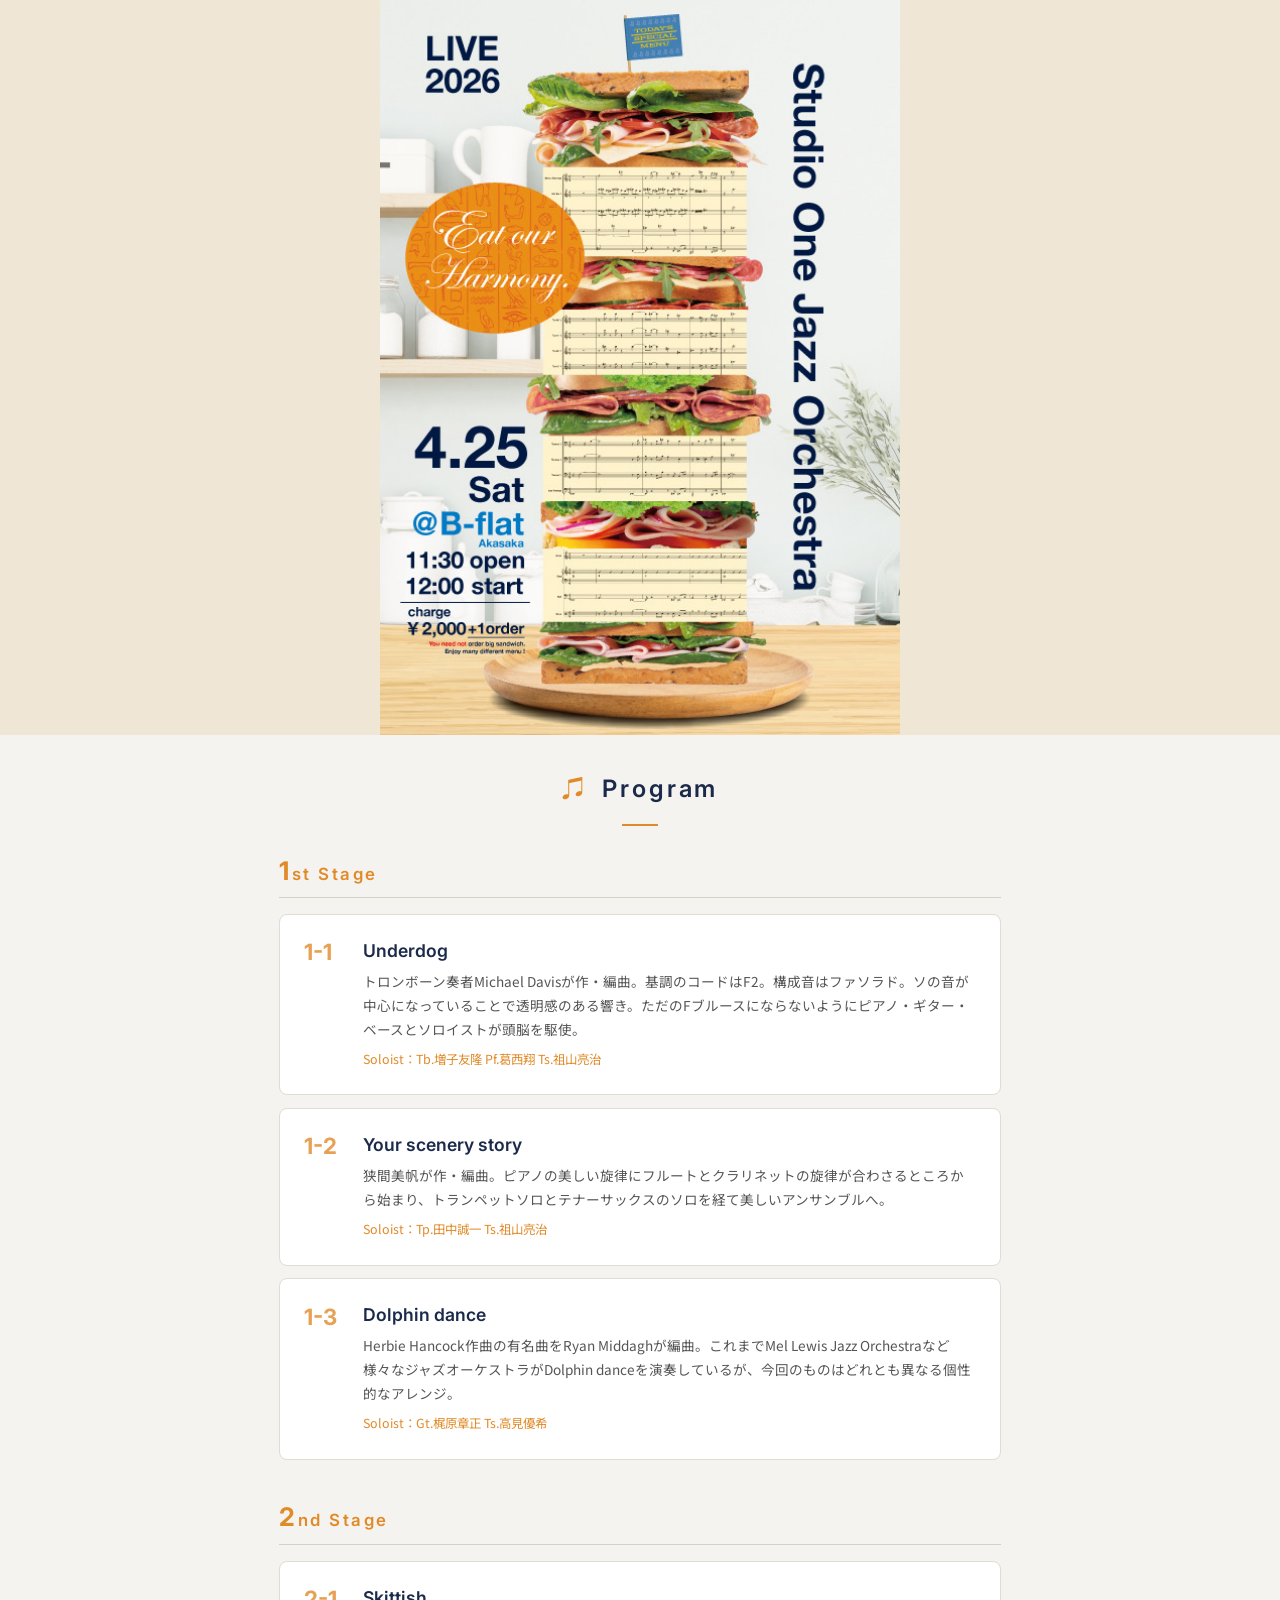
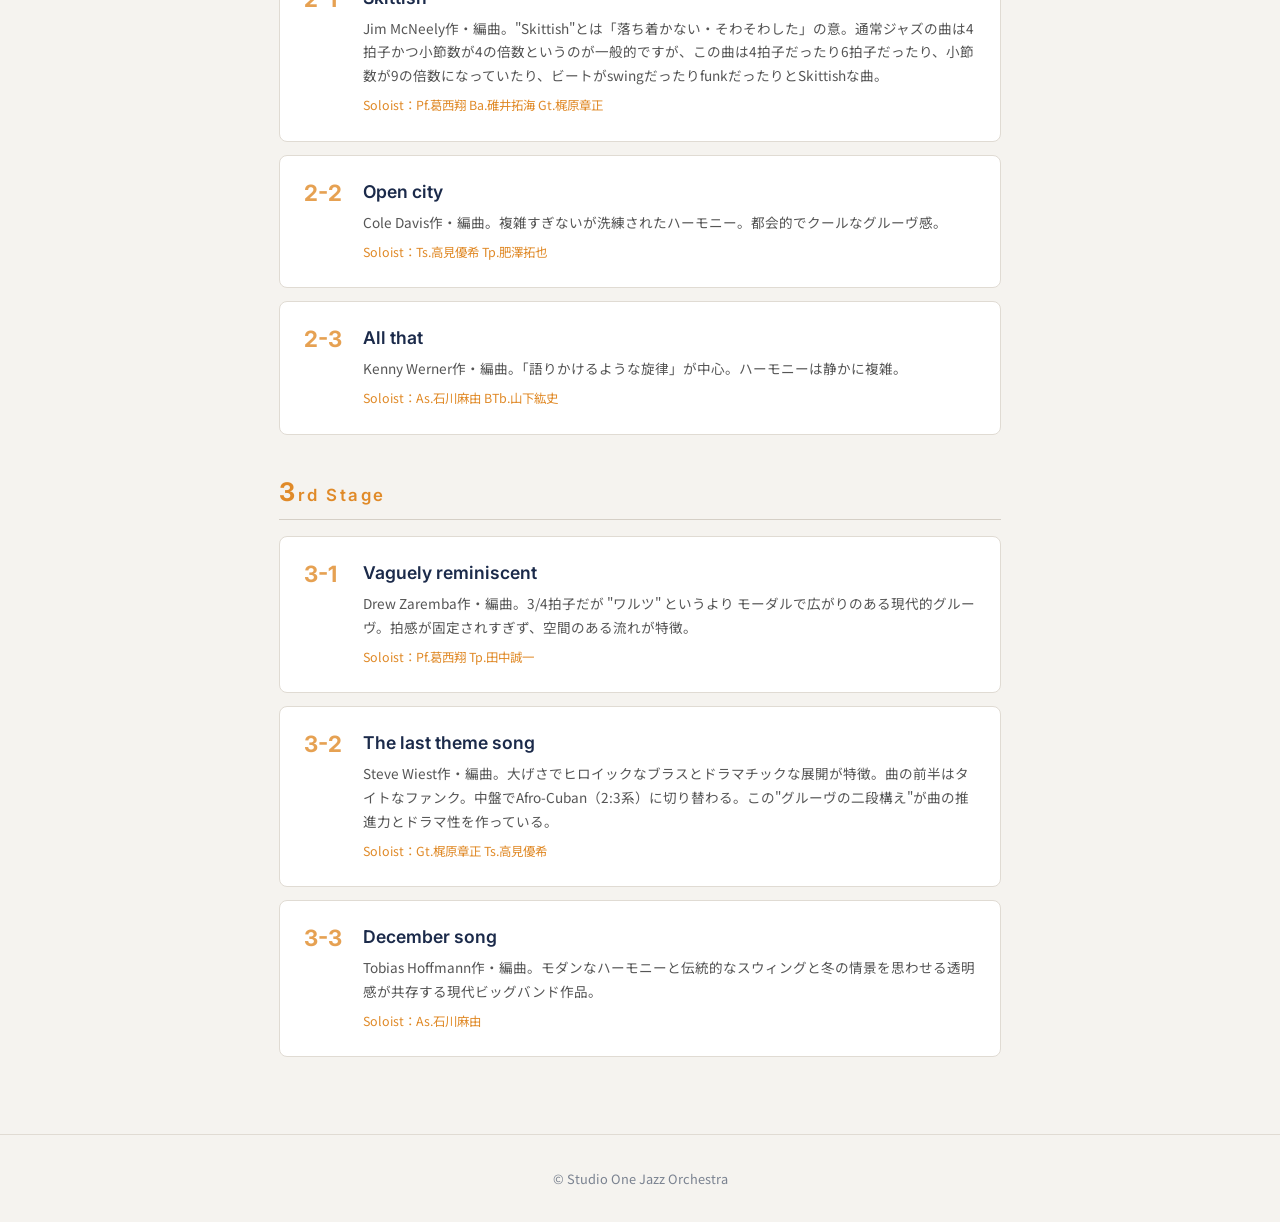
<file: index.html>
<!DOCTYPE html>
<html lang="ja">
<head>
    <meta charset="UTF-8">
    <meta name="viewport" content="width=device-width, initial-scale=1.0">
    <title>Studio One Jazz Orchestra LIVE 2026 - Program</title>
    <link href="https://fonts.googleapis.com/css2?family=Inter:wght@300;400;500;600;700&family=Noto+Sans+JP:wght@300;400;500;700&display=swap" rel="stylesheet">
    <link rel="stylesheet" href="style.css">
</head>
<body>

<!-- Hero: フライヤーそのまま表示 -->
<header class="hero">
    <img src="flyer.png" alt="Studio One Jazz Orchestra LIVE 2026" class="hero-flyer">
</header>

<!-- Program タイトルバー -->
<div class="program-bar">
    <span class="program-bar-icon">&#9835;</span> Program
</div>

<!-- Program -->
<main class="program">
    <div class="container">
        <h3 class="stage-heading"><span class="stage-num">1</span>st Stage</h3>

        <div class="card">
            <div class="card-number">1-1</div>
            <div class="card-body">
                <h4 class="card-title">Underdog</h4>
                <p class="card-desc">トロンボーン奏者Michael Davisが作・編曲。基調のコードはF2。構成音はファソラド。ソの音が中心になっていることで透明感のある響き。ただのFブルースにならないようにピアノ・ギター・ベースとソロイストが頭脳を駆使。</p>
                <p class="card-soloists">Soloist：Tb.増子友隆 Pf.葛西翔 Ts.祖山亮治</p>
            </div>
        </div>

        <div class="card">
            <div class="card-number">1-2</div>
            <div class="card-body">
                <h4 class="card-title">Your scenery story</h4>
                <p class="card-desc">狭間美帆が作・編曲。ピアノの美しい旋律にフルートとクラリネットの旋律が合わさるところから始まり、トランペットソロとテナーサックスのソロを経て美しいアンサンブルへ。</p>
                <p class="card-soloists">Soloist：Tp.田中誠一 Ts.祖山亮治</p>
            </div>
        </div>

        <div class="card">
            <div class="card-number">1-3</div>
            <div class="card-body">
                <h4 class="card-title">Dolphin dance</h4>
                <p class="card-desc">Herbie Hancock作曲の有名曲をRyan Middaghが編曲。これまでMel Lewis Jazz Orchestraなど様々なジャズオーケストラがDolphin danceを演奏しているが、今回のものはどれとも異なる個性的なアレンジ。</p>
                <p class="card-soloists">Soloist：Gt.梶原章正 Ts.高見優希</p>
            </div>
        </div>

        <h3 class="stage-heading"><span class="stage-num">2</span>nd Stage</h3>

        <div class="card">
            <div class="card-number">2-1</div>
            <div class="card-body">
                <h4 class="card-title">Skittish</h4>
                <p class="card-desc">Jim McNeely作・編曲。"Skittish"とは「落ち着かない・そわそわした」の意。通常ジャズの曲は4拍子かつ小節数が4の倍数というのが一般的ですが、この曲は4拍子だったり6拍子だったり、小節数が9の倍数になっていたり、ビートがswingだったりfunkだったりとSkittishな曲。</p>
                <p class="card-soloists">Soloist：Pf.葛西翔 Ba.碓井拓海 Gt.梶原章正</p>
            </div>
        </div>

        <div class="card">
            <div class="card-number">2-2</div>
            <div class="card-body">
                <h4 class="card-title">Open city</h4>
                <p class="card-desc">Cole Davis作・編曲。複雑すぎないが洗練されたハーモニー。都会的でクールなグルーヴ感。</p>
                <p class="card-soloists">Soloist：Ts.高見優希 Tp.肥澤拓也</p>
            </div>
        </div>

        <div class="card">
            <div class="card-number">2-3</div>
            <div class="card-body">
                <h4 class="card-title">All that</h4>
                <p class="card-desc">Kenny Werner作・編曲。「語りかけるような旋律」が中心。ハーモニーは静かに複雑。</p>
                <p class="card-soloists">Soloist：As.石川麻由 BTb.山下紘史</p>
            </div>
        </div>

        <h3 class="stage-heading"><span class="stage-num">3</span>rd Stage</h3>

        <div class="card">
            <div class="card-number">3-1</div>
            <div class="card-body">
                <h4 class="card-title">Vaguely reminiscent</h4>
                <p class="card-desc">Drew Zaremba作・編曲。3/4拍子だが "ワルツ" というより モーダルで広がりのある現代的グルーヴ。拍感が固定されすぎず、空間のある流れが特徴。</p>
                <p class="card-soloists">Soloist：Pf.葛西翔 Tp.田中誠一</p>
            </div>
        </div>

        <div class="card">
            <div class="card-number">3-2</div>
            <div class="card-body">
                <h4 class="card-title">The last theme song</h4>
                <p class="card-desc">Steve Wiest作・編曲。大げさでヒロイックなブラスとドラマチックな展開が特徴。曲の前半はタイトなファンク。中盤でAfro‑Cuban（2:3系）に切り替わる。この"グルーヴの二段構え"が曲の推進力とドラマ性を作っている。</p>
                <p class="card-soloists">Soloist：Gt.梶原章正 Ts.高見優希</p>
            </div>
        </div>

        <div class="card">
            <div class="card-number">3-3</div>
            <div class="card-body">
                <h4 class="card-title">December song</h4>
                <p class="card-desc">Tobias Hoffmann作・編曲。モダンなハーモニーと伝統的なスウィングと冬の情景を思わせる透明感が共存する現代ビッグバンド作品。</p>
                <p class="card-soloists">Soloist：As.石川麻由</p>
            </div>
        </div>

    </div>
</main>

<footer class="footer">
    <div class="container">
        <p>&copy; Studio One Jazz Orchestra</p>
    </div>
</footer>

</body>
</html>
</file>
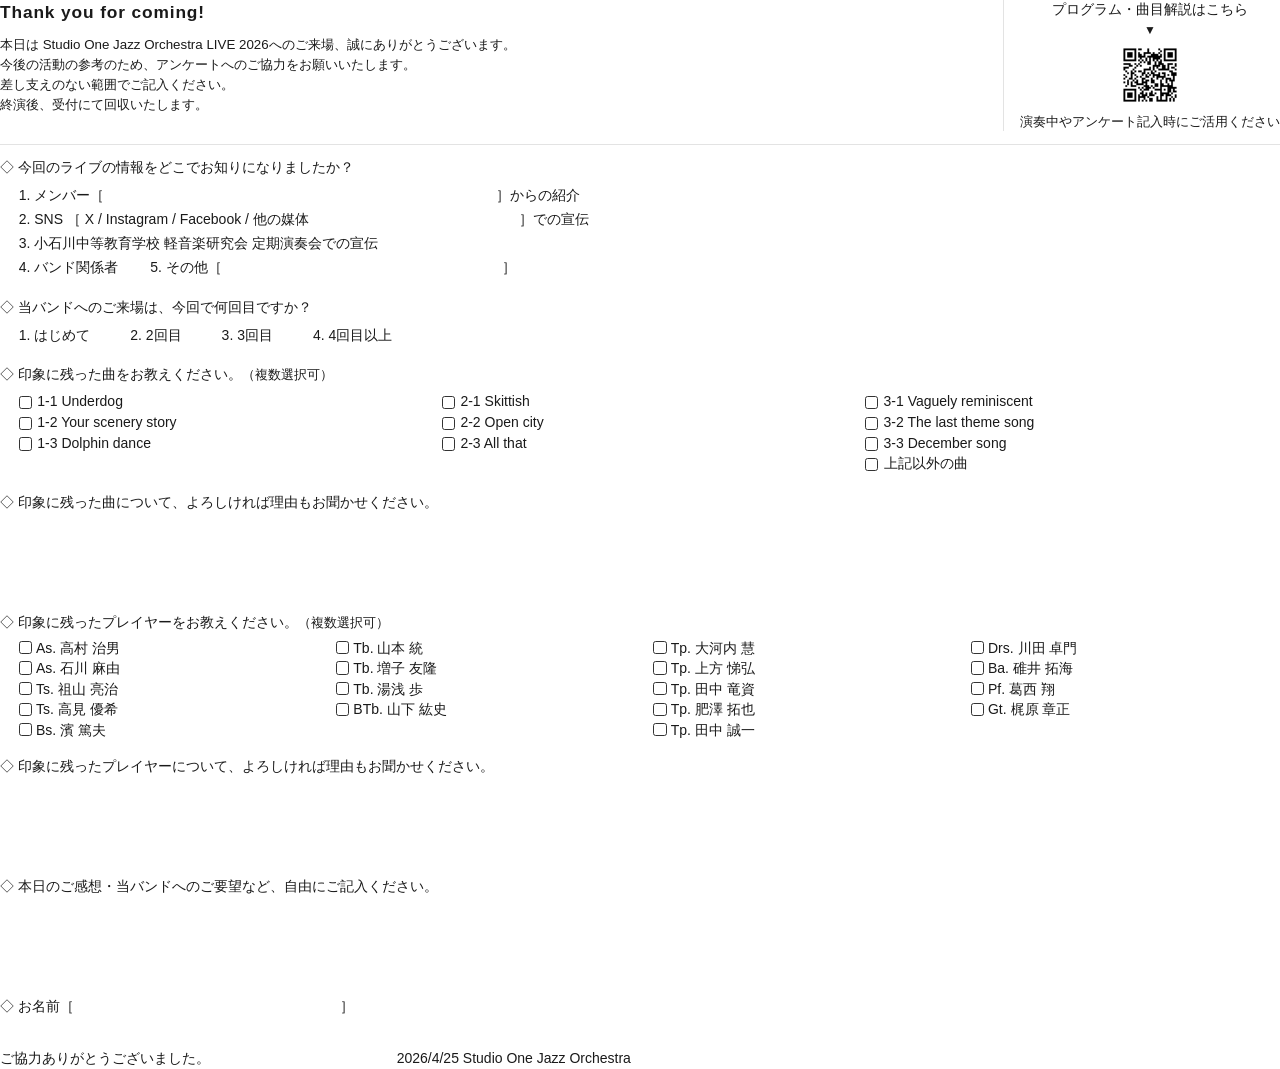
<file: survey-print.html>
<!DOCTYPE html>
<html lang="ja">
<head>
    <meta charset="UTF-8">
    <title>アンケート - Studio One Jazz Orchestra LIVE 2026</title>
    <style>
        @page {
            size: A4;
            margin: 6mm 10mm 6mm 10mm;
            @top-left { content: none; }
            @top-center { content: none; }
            @top-right { content: none; }
            @bottom-left { content: none; }
            @bottom-center { content: none; }
            @bottom-right { content: none; }
        }

        * {
            margin: 0;
            padding: 0;
            box-sizing: border-box;
        }

        body {
            font-family: 'Hiragino Kaku Gothic ProN', 'Hiragino Sans', 'Noto Sans JP', 'Meiryo', sans-serif;
            font-size: 10.5pt;
            color: #1a1a1a;
            line-height: 1.42;
        }

        /* --- Header --- */

        .header {
            display: flex;
            flex-direction: row;
            align-items: flex-start;
            gap: 8pt;
            margin-bottom: 8pt;
            text-align: left;
        }

        .header-main {
            flex: 1;
            min-width: 0;
        }

        .header-qr {
            flex-shrink: 0;
            display: flex;
            flex-direction: column;
            align-items: center;
            text-align: center;
            gap: 4pt;
            width: max-content;
            max-width: 100%;
            padding-left: 12pt;
            border-left: 1px solid #e3e3e3;
        }

        .header-greeting {
            font-size: 13pt;
            font-weight: 700;
            color: #1a1a1a;
            letter-spacing: 0.05em;
            margin-bottom: 8pt;
        }

        .header-band {
            font-size: 8.5pt;
            letter-spacing: 0.3em;
            color: #1a1a1a;
            margin-bottom: 2pt;
        }

        .header-title {
            font-size: 11pt;
            font-weight: 500;
            margin-bottom: 4pt;
        }

        .header-intro {
            font-size: 10pt;
            color: #1a1a1a;
            line-height: 1.5;
        }

        /* --- Divider --- */

        hr {
            border: none;
            border-top: 1px solid #e3e3e3;
            margin: 10pt 0;
        }

        /* --- Questions --- */

        .question {
            margin-bottom: 15pt;
            page-break-inside: avoid;
        }

        .question-label {
            font-weight: 500;
            font-size: 10.5pt;
            margin-bottom: 6pt;
        }

        .question-label-inline {
            font-weight: 500;
            font-size: 10.5pt;
        }

        .question-label-inline::before {
            content: '◇';
            margin-right: 3pt;
        }

        .question-label::before {
            content: '◇';
            margin-right: 3pt;
        }

        /* プレイヤー一覧だけ、タイトル〜1行目の空きが広く見えやすいので詰める */
        .question:has(.player-sections) > .question-label {
            margin-bottom: 3pt;
        }

        /* Radio / checkbox rows */

        .options {
            display: flex;
            flex-wrap: wrap;
            gap: 2pt 16pt;
            margin-top: 3pt;
            margin-left: 14pt;
        }

        .options-q2 {
            gap: 2pt 30pt;
        }

        .options-q2 .option {
            min-width: auto;
        }

        .option {
            display: flex;
            align-items: baseline;
            gap: 4pt;
            font-size: 10.5pt;
            min-width: 140pt;
        }

        .box {
            display: inline-block;
            width: 10pt;
            height: 10pt;
            border: 1px solid #333;
            border-radius: 2pt;
            flex-shrink: 0;
            position: relative;
            top: 1pt;
        }

        .circle {
            display: inline-block;
            width: 10pt;
            height: 10pt;
            border: 1px solid #333;
            border-radius: 50%;
            flex-shrink: 0;
            position: relative;
            top: 1pt;
        }

        /* Sub-input line after an option */

        .sub-input {
            margin-left: 28pt;
            margin-top: 2pt;
        }

        .sub-input .line {
            display: inline-block;
            border-bottom: 1px solid #999;
            width: 160pt;
            height: 14pt;
        }

        .sub-input-label {
            font-size: 9pt;
            color: #1a1a1a;
        }

        /* Options in a column (for long lists) */

        .options-col {
            display: grid;
            grid-template-columns: 1fr 1fr;
            gap: 2pt 10pt;
            margin-top: 3pt;
            margin-left: 14pt;
        }

        .options-col-3 {
            grid-template-columns: 1fr 1fr 1fr;
        }

        /* Checkbox + name + reason in one row */

        .option-with-reason {
            display: flex;
            align-items: baseline;
            gap: 3pt;
            margin-top: 2pt;
            margin-left: 14pt;
        }

        .option-name {
            white-space: nowrap;
            flex-shrink: 0;
        }

        .option-reason {
            flex: 1;
            border-bottom: 1px solid #aaa;
            min-height: 18pt;
        }

        /* ステージごとにブロック分け、横3列・各ブロック内は縦並び */
        .song-sections {
            margin-left: 14pt;
            display: grid;
            grid-template-columns: repeat(3, minmax(0, 1fr));
            gap: 2pt 6pt;
            align-items: start;
        }

        .song-section-grid {
            display: grid;
            grid-template-columns: 1fr;
            gap: 2pt;
            min-width: 0;
        }

        /* 曲リスト：□＋曲名のみ（長い曲名は折り返し） */
        .song-section-grid .option-with-reason {
            margin-left: 0;
            margin-top: 0;
            display: flex;
            align-items: flex-start;
            gap: 4pt;
        }

        .song-section-grid .box {
            flex-shrink: 0;
            top: 2pt;
        }

        .song-section-grid .option-name {
            flex: 1;
            min-width: 0;
            white-space: normal;
            word-break: break-word;
            font-size: 10.5pt;
            line-height: 1.28;
            position: static;
        }

        /* パートブロックを横4列、各ブロック内は縦並び */
        .player-sections {
            margin-left: 14pt;
            display: grid;
            grid-template-columns: repeat(4, minmax(0, 1fr));
            gap: 2pt 6pt;
            align-items: start;
        }

        .player-section-grid {
            display: grid;
            grid-template-columns: 1fr;
            gap: 2pt;
            min-width: 0;
        }

        .player-section-grid .option-with-reason {
            margin-left: 0;
            margin-top: 0;
            align-items: flex-start;
            min-width: 0;
        }

        .player-section-grid .box {
            top: 3pt;
        }

        .player-section-grid .option-name {
            flex: 1;
            min-width: 0;
            white-space: normal;
            word-break: break-word;
            font-size: 10.5pt;
            line-height: 1.28;
            position: relative;
            top: 2pt;
        }

        /* Reason area */

        .reason {
            margin-top: 4pt;
            margin-left: 14pt;
        }

        .reason-label {
            font-size: 9pt;
            color: #1a1a1a;
        }

        .write-lines {
            margin-top: 4pt;
            margin-left: 14pt;
        }

        .write-line {
            height: 18pt;
            width: 100%;
        }

        .write-line-short {
            height: 18pt;
            width: 200pt;
        }

        /* --- Footer --- */

        .footer {
            margin-top: 24pt;
            display: flex;
            gap: 140pt;
            font-size: 10.5pt;
            color: #1a1a1a;
        }

        .footer-thanks {
            font-weight: 400;
            color: #1a1a1a;
        }

        .qr-image {
            width: 50pt;
            height: 50pt;
            flex-shrink: 0;
        }

        .qr-caption {
            font-size: 10.5pt;
            font-weight: 500;
            color: #1a1a1a;
            line-height: 1.35;
            margin: 0;
            white-space: nowrap;
        }

        .qr-arrow {
            margin: 0;
            font-size: 9pt;
            line-height: 1;
            color: #1a1a1a;
        }

        .qr-hint {
            font-size: 9.5pt;
            color: #1a1a1a;
            line-height: 1.35;
            margin: 0;
            white-space: nowrap;
        }

        @media print {
            body { -webkit-print-color-adjust: exact; print-color-adjust: exact; }
        }
    </style>
</head>
<body>

<div class="header">
    <div class="header-main">
        <p class="header-greeting">Thank you for coming!</p>
        <p class="header-intro">
            本日は Studio One Jazz Orchestra LIVE 2026へのご来場、誠にありがとうございます。<br>
            今後の活動の参考のため、アンケートへのご協力をお願いいたします。<br>
            差し支えのない範囲でご記入ください。<br>
            終演後、受付にて回収いたします。
        </p>
    </div>
    <div class="header-qr">
        <p class="qr-caption">プログラム・曲目解説はこちら</p>
        <p class="qr-arrow" aria-hidden="true">▼</p>
        <img src="qrcode.png" alt="QR Code" class="qr-image">
        <p class="qr-hint">演奏中やアンケート記入時にご活用ください</p>
    </div>
</div>

<hr>

<!-- Q1 -->
<div class="question">
    <p class="question-label">今回のライブの情報をどこでお知りになりましたか？</p>
    <div class="options" style="flex-direction:column; gap:3pt;">
        <div> 1. メンバー［　　　　　　　　　　　　　　　　　　　　　　　　　　　　］からの紹介</div>
        <div> 2. SNS ［ X / Instagram / Facebook / 他の媒体　　　　　　　　　　　　　　　］での宣伝</div>
        <div> 3. 小石川中等教育学校 軽音楽研究会 定期演奏会での宣伝</div>
        <div style="display:flex; gap:24pt;">
            <span>4. バンド関係者</span>
            <span>5. その他［　　　　　　　　　　　　　　　　　　　　］</span>
        </div>
    </div>
</div>

<!-- Q2 -->
<div class="question">
    <p class="question-label">当バンドへのご来場は、今回で何回目ですか？</p>
    <div class="options options-q2">
        <div class="option">1. はじめて</div>
        <div class="option">2. 2回目</div>
        <div class="option">3. 3回目</div>
        <div class="option">4. 4回目以上</div>
    </div>
</div>

<!-- Q3 -->
<div class="question">
    <p class="question-label">印象に残った曲をお教えください。<span style="font-weight:400; font-size:9.5pt; color:#1a1a1a;">（複数選択可）</span></p>
    <div class="song-sections">
        <div class="song-section-grid">
            <div class="option-with-reason"><span class="box"></span><span class="option-name">1-1 Underdog</span></div>
            <div class="option-with-reason"><span class="box"></span><span class="option-name">1-2 Your scenery story</span></div>
            <div class="option-with-reason"><span class="box"></span><span class="option-name">1-3 Dolphin dance</span></div>
        </div>
        <div class="song-section-grid">
            <div class="option-with-reason"><span class="box"></span><span class="option-name">2-1 Skittish</span></div>
            <div class="option-with-reason"><span class="box"></span><span class="option-name">2-2 Open city</span></div>
            <div class="option-with-reason"><span class="box"></span><span class="option-name">2-3 All that</span></div>
        </div>
        <div class="song-section-grid">
            <div class="option-with-reason"><span class="box"></span><span class="option-name">3-1 Vaguely reminiscent</span></div>
            <div class="option-with-reason"><span class="box"></span><span class="option-name">3-2 The last theme song</span></div>
            <div class="option-with-reason"><span class="box"></span><span class="option-name">3-3 December song</span></div>
            <div class="option-with-reason"><span class="box"></span><span class="option-name">上記以外の曲</span></div>
        </div>
    </div>
</div>

<div class="question">
    <p class="question-label">印象に残った曲について、よろしければ理由もお聞かせください。</p>
    <div class="write-lines">
        <div class="write-line"></div>
        <div class="write-line"></div>
        <div class="write-line"></div>
    </div>
</div>

<!-- Q4 -->
<div class="question">
    <p class="question-label">印象に残ったプレイヤーをお教えください。<span style="font-weight:400; font-size:9.5pt; color:#1a1a1a;">（複数選択可）</span></p>
    <div class="player-sections">
        <div class="player-section-grid">
            <div class="option-with-reason"><span class="box"></span><span class="option-name">As. 高村 治男</span></div>
            <div class="option-with-reason"><span class="box"></span><span class="option-name">As. 石川 麻由</span></div>
            <div class="option-with-reason"><span class="box"></span><span class="option-name">Ts. 祖山 亮治</span></div>
            <div class="option-with-reason"><span class="box"></span><span class="option-name">Ts. 高見 優希</span></div>
            <div class="option-with-reason"><span class="box"></span><span class="option-name">Bs. 濱 篤夫</span></div>
        </div>
        <div class="player-section-grid">
            <div class="option-with-reason"><span class="box"></span><span class="option-name">Tb. 山本 統</span></div>
            <div class="option-with-reason"><span class="box"></span><span class="option-name">Tb. 増子 友隆</span></div>
            <div class="option-with-reason"><span class="box"></span><span class="option-name">Tb. 湯浅 歩</span></div>
            <div class="option-with-reason"><span class="box"></span><span class="option-name">BTb. 山下 紘史</span></div>
        </div>
        <div class="player-section-grid">
            <div class="option-with-reason"><span class="box"></span><span class="option-name">Tp. 大河内 慧</span></div>
            <div class="option-with-reason"><span class="box"></span><span class="option-name">Tp. 上方 悌弘</span></div>
            <div class="option-with-reason"><span class="box"></span><span class="option-name">Tp. 田中 竜資</span></div>
            <div class="option-with-reason"><span class="box"></span><span class="option-name">Tp. 肥澤 拓也</span></div>
            <div class="option-with-reason"><span class="box"></span><span class="option-name">Tp. 田中 誠一</span></div>
        </div>
        <div class="player-section-grid">
            <div class="option-with-reason"><span class="box"></span><span class="option-name">Drs. 川田 卓門</span></div>
            <div class="option-with-reason"><span class="box"></span><span class="option-name">Ba. 碓井 拓海</span></div>
            <div class="option-with-reason"><span class="box"></span><span class="option-name">Pf. 葛西 翔</span></div>
            <div class="option-with-reason"><span class="box"></span><span class="option-name">Gt. 梶原 章正</span></div>
        </div>
    </div>
</div>

<div class="question">
    <p class="question-label">印象に残ったプレイヤーについて、よろしければ理由もお聞かせください。</p>
    <div class="write-lines">
        <div class="write-line"></div>
        <div class="write-line"></div>
        <div class="write-line"></div>
    </div>
</div>

<!-- Q5 -->
<div class="question">
    <p class="question-label">本日のご感想・当バンドへのご要望など、自由にご記入ください。</p>
    <div class="write-lines">
        <div class="write-line"></div>
        <div class="write-line"></div>
        <div class="write-line"></div>
    </div>
</div>

<div class="question">
    <p class="question-label-inline">お名前［　　　　　　　　　　　　　　　　　　　］</p>
</div>

<div class="footer">
    <span class="footer-thanks">ご協力ありがとうございました。</span>
    <span class="footer-date">2026/4/25 Studio One Jazz Orchestra</span>
</div>

</body>
</html>
</file>
<file: style.css>
/* ========================================
   案C: フライヤー全面 + sticky ナビバー
   ======================================== */

*,
*::before,
*::after {
    margin: 0;
    padding: 0;
    box-sizing: border-box;
}

:root {
    --color-primary: #1b2a4a;
    --color-accent: #e08a28;
    --color-bg: #f5f3ef;
    --color-card: #ffffff;
    --color-text: #1e1e1e;
    --color-muted: #7a8290;
    --font-heading: 'Inter', 'Noto Sans JP', 'Helvetica Neue', sans-serif;
    --font-body: 'Noto Sans JP', 'Inter', 'Helvetica Neue', sans-serif;
}

body {
    font-family: var(--font-body);
    background: var(--color-bg);
    color: var(--color-text);
    line-height: 1.8;
    -webkit-font-smoothing: antialiased;
}

.container {
    max-width: 760px;
    margin: 0 auto;
    padding: 0 1.2rem;
}

/* --- Program Bar --- */

.program-bar {
    font-family: var(--font-heading);
    font-size: 1.5rem;
    font-weight: 600;
    letter-spacing: 0.12em;
    text-align: center;
    color: var(--color-primary);
    padding: 2rem 0 1rem;
    position: relative;
}

.program-bar::after {
    content: '';
    position: absolute;
    bottom: 0;
    left: 50%;
    transform: translateX(-50%);
    width: 36px;
    height: 2px;
    background: var(--color-accent);
}

.program-bar-icon {
    color: var(--color-accent);
    margin-right: 0.3rem;
}

/* --- Hero (フライヤーそのまま表示) --- */

.hero {
    background: #f0e6d6;
}

.hero-flyer {
    display: block;
    width: 100%;
    max-width: 520px;
    height: auto;
    margin: 0 auto;
}

/* --- Program --- */

.program {
    padding: 2rem 0 4rem;
}

.stage-heading {
    font-family: var(--font-heading);
    font-size: 1.05rem;
    font-weight: 600;
    color: var(--color-accent);
    letter-spacing: 0.15em;
    margin-top: 2.8rem;
    margin-bottom: 1rem;
    padding-bottom: 0.5rem;
    border-bottom: 1px solid #d5cfc6;
}

.stage-num {
    font-size: 1.6rem;
    font-weight: 700;
    line-height: 1;
    vertical-align: baseline;
}

.program .stage-heading:first-of-type {
    margin-top: 0;
}

/* --- Cards --- */

.card {
    display: flex;
    gap: 1.2rem;
    background: var(--color-card);
    border: 1px solid #e0dbd3;
    border-radius: 8px;
    padding: 1.5rem;
    margin-bottom: 0.8rem;
    transition: border-color 0.2s, box-shadow 0.2s;
}

.card:hover {
    border-color: #c8c0b5;
    box-shadow: 0 4px 16px rgba(0, 0, 0, 0.05);
}

.card-number {
    font-family: var(--font-heading);
    font-size: 1.4rem;
    font-weight: 700;
    color: var(--color-accent);
    opacity: 0.8;
    min-width: 2.5rem;
    line-height: 1;
    padding-top: 0.15rem;
}

.card-body {
    flex: 1;
    min-width: 0;
}

.card-title {
    font-family: var(--font-heading);
    font-size: 1.1rem;
    font-weight: 600;
    color: var(--color-primary);
    margin-bottom: 0.4rem;
    line-height: 1.4;
}

.card-desc {
    font-size: 0.85rem;
    color: #555;
    line-height: 1.75;
    margin-bottom: 0.4rem;
}

.card-soloists {
    font-size: 0.78rem;
    font-weight: 400;
    color: var(--color-accent);
    margin-bottom: 0;
}

/* --- Footer --- */

.footer {
    text-align: center;
    padding: 2rem 0;
    border-top: 1px solid #e0dbd3;
}

.footer p {
    font-size: 0.8rem;
    color: var(--color-muted);
}

/* --- Responsive --- */

@media (max-width: 600px) {
    .card {
        flex-direction: column;
        gap: 0.4rem;
        padding: 1.2rem;
    }

    .card-number {
        font-size: 1.1rem;
    }
}
</file>
